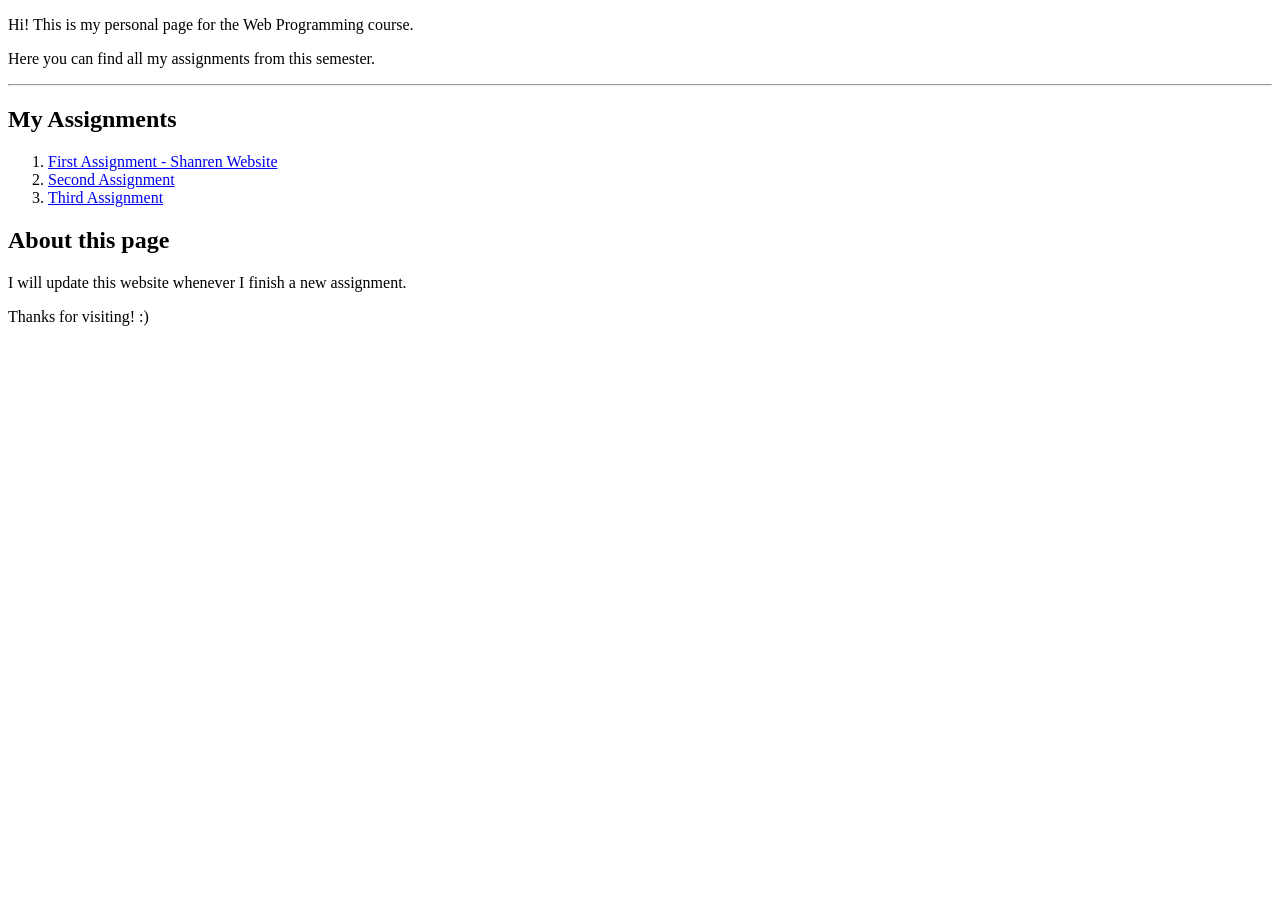
<file: index.html>
<!DOCTYPE html>
<html lang="en">

<head>
    <meta charset="UTF-8">
    <title>My Assignments</title>
</head>

<body>
    <p>Hi! This is my personal page for the Web Programming course.</p>
    <p>Here you can find all my assignments from this semester.</p>

    <hr>

    <h2>My Assignments</h2>

    <ol>
        <li><a href="shanren/">First Assignment - Shanren Website</a></li>
        <li><a href="assignment2.html">Second Assignment</a></li>
        <li><a href="assignment3.html">Third Assignment</a></li>
    </ol>

    <h2>About this page</h2>
    <p>I will update this website whenever I finish a new assignment.</p>

    <p>Thanks for visiting! :)</p>

</body>
</html>
</file>
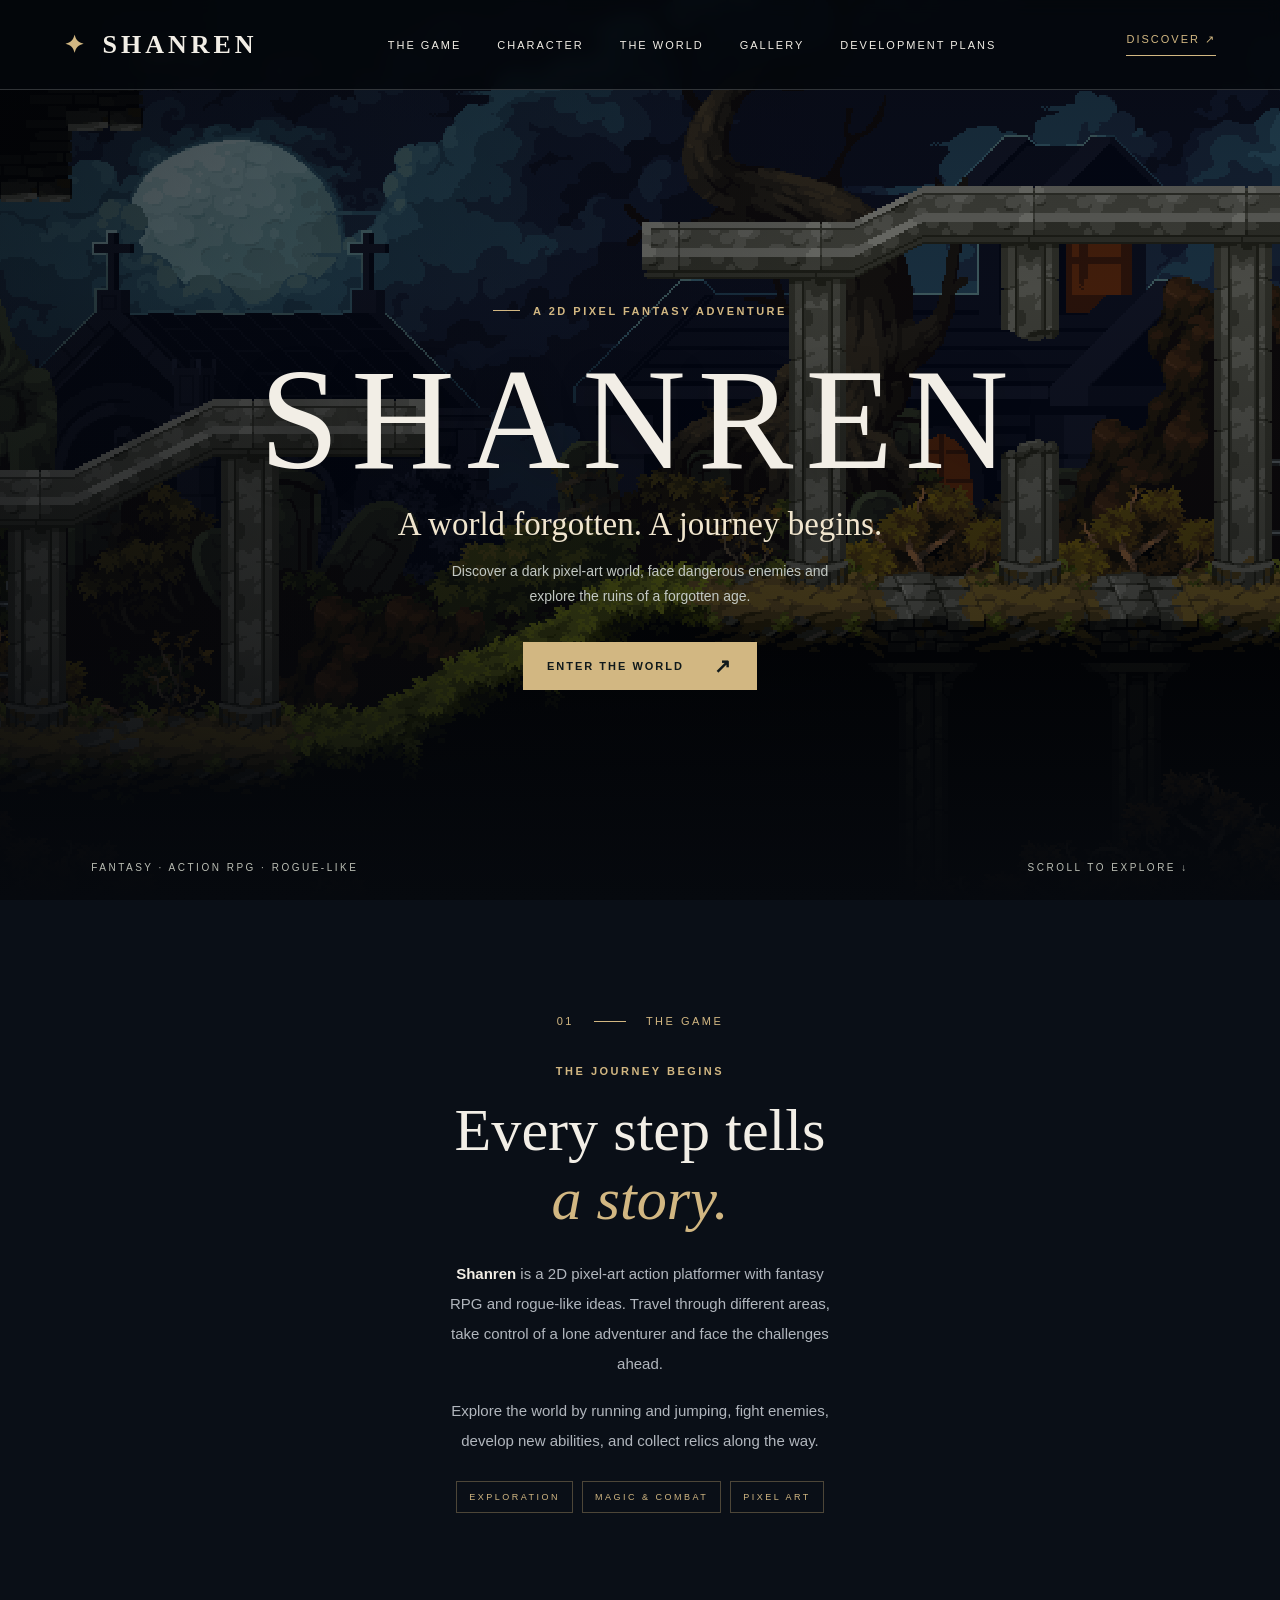
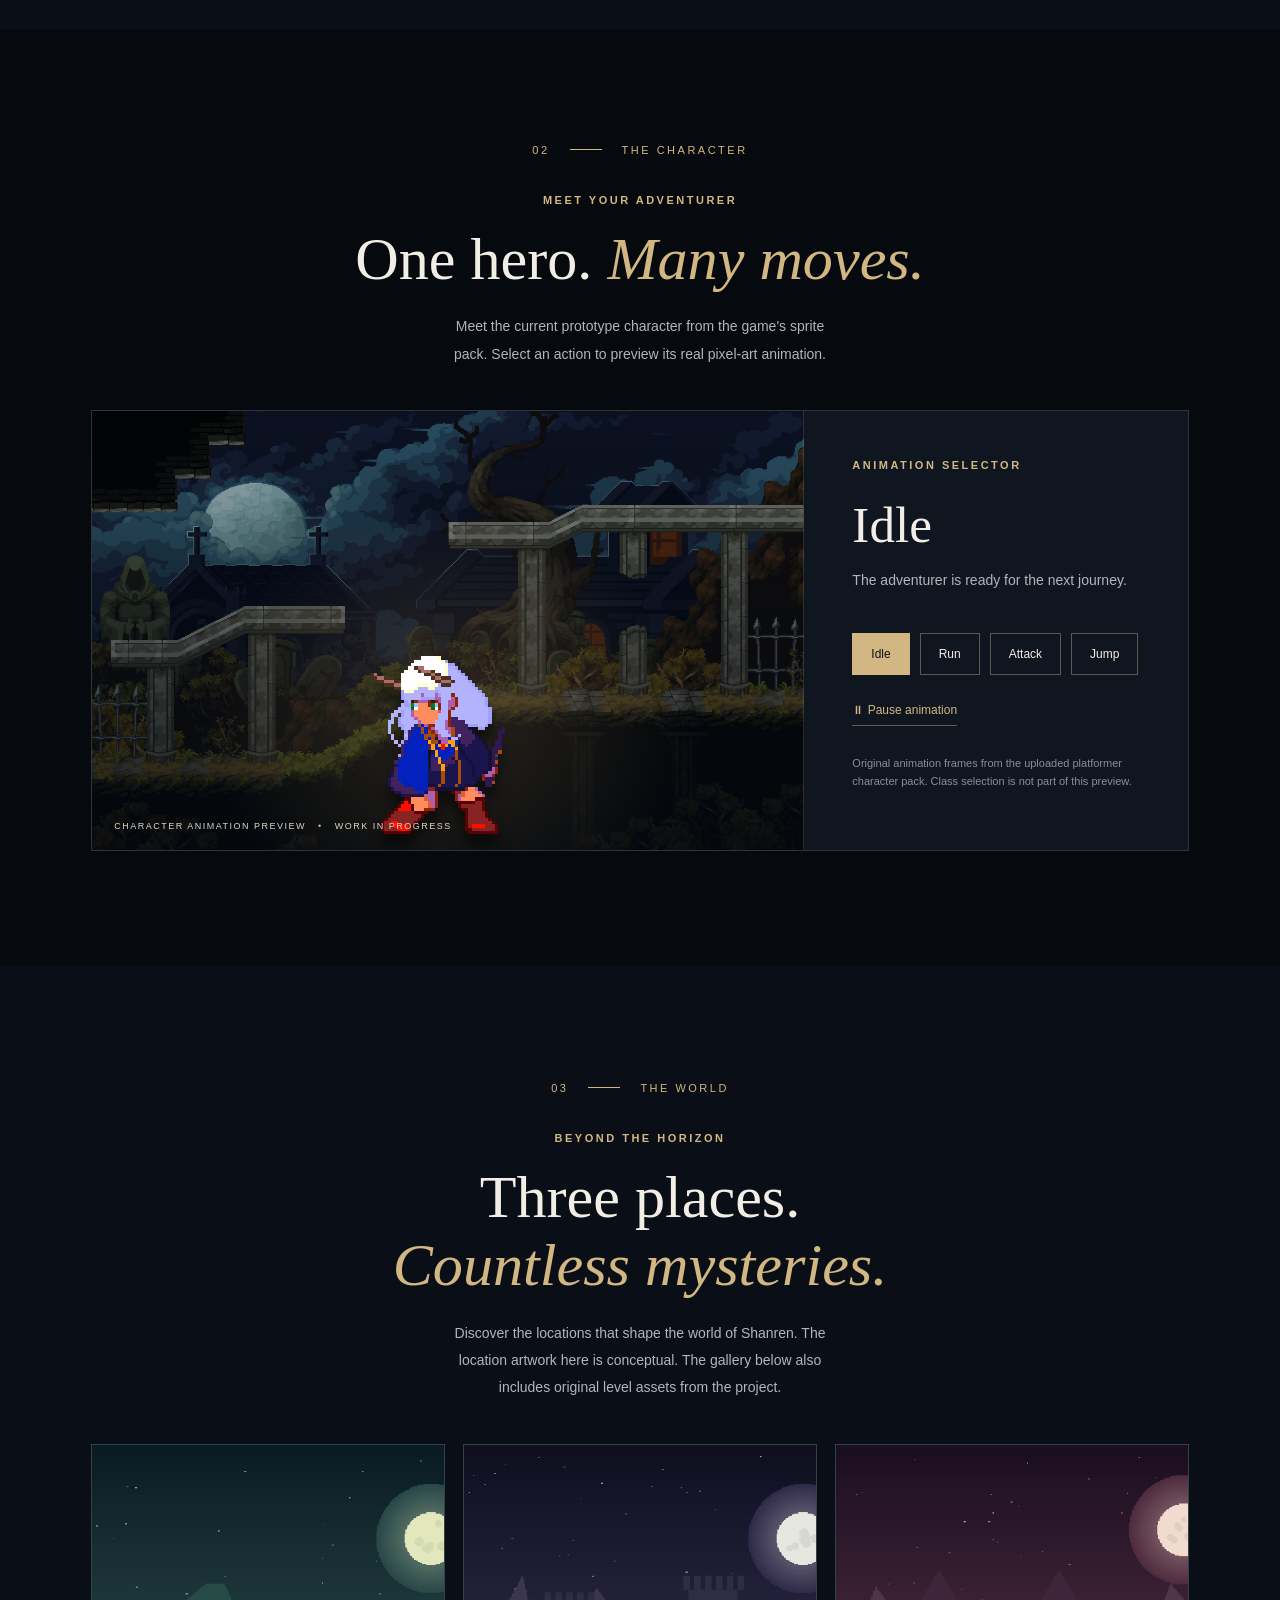
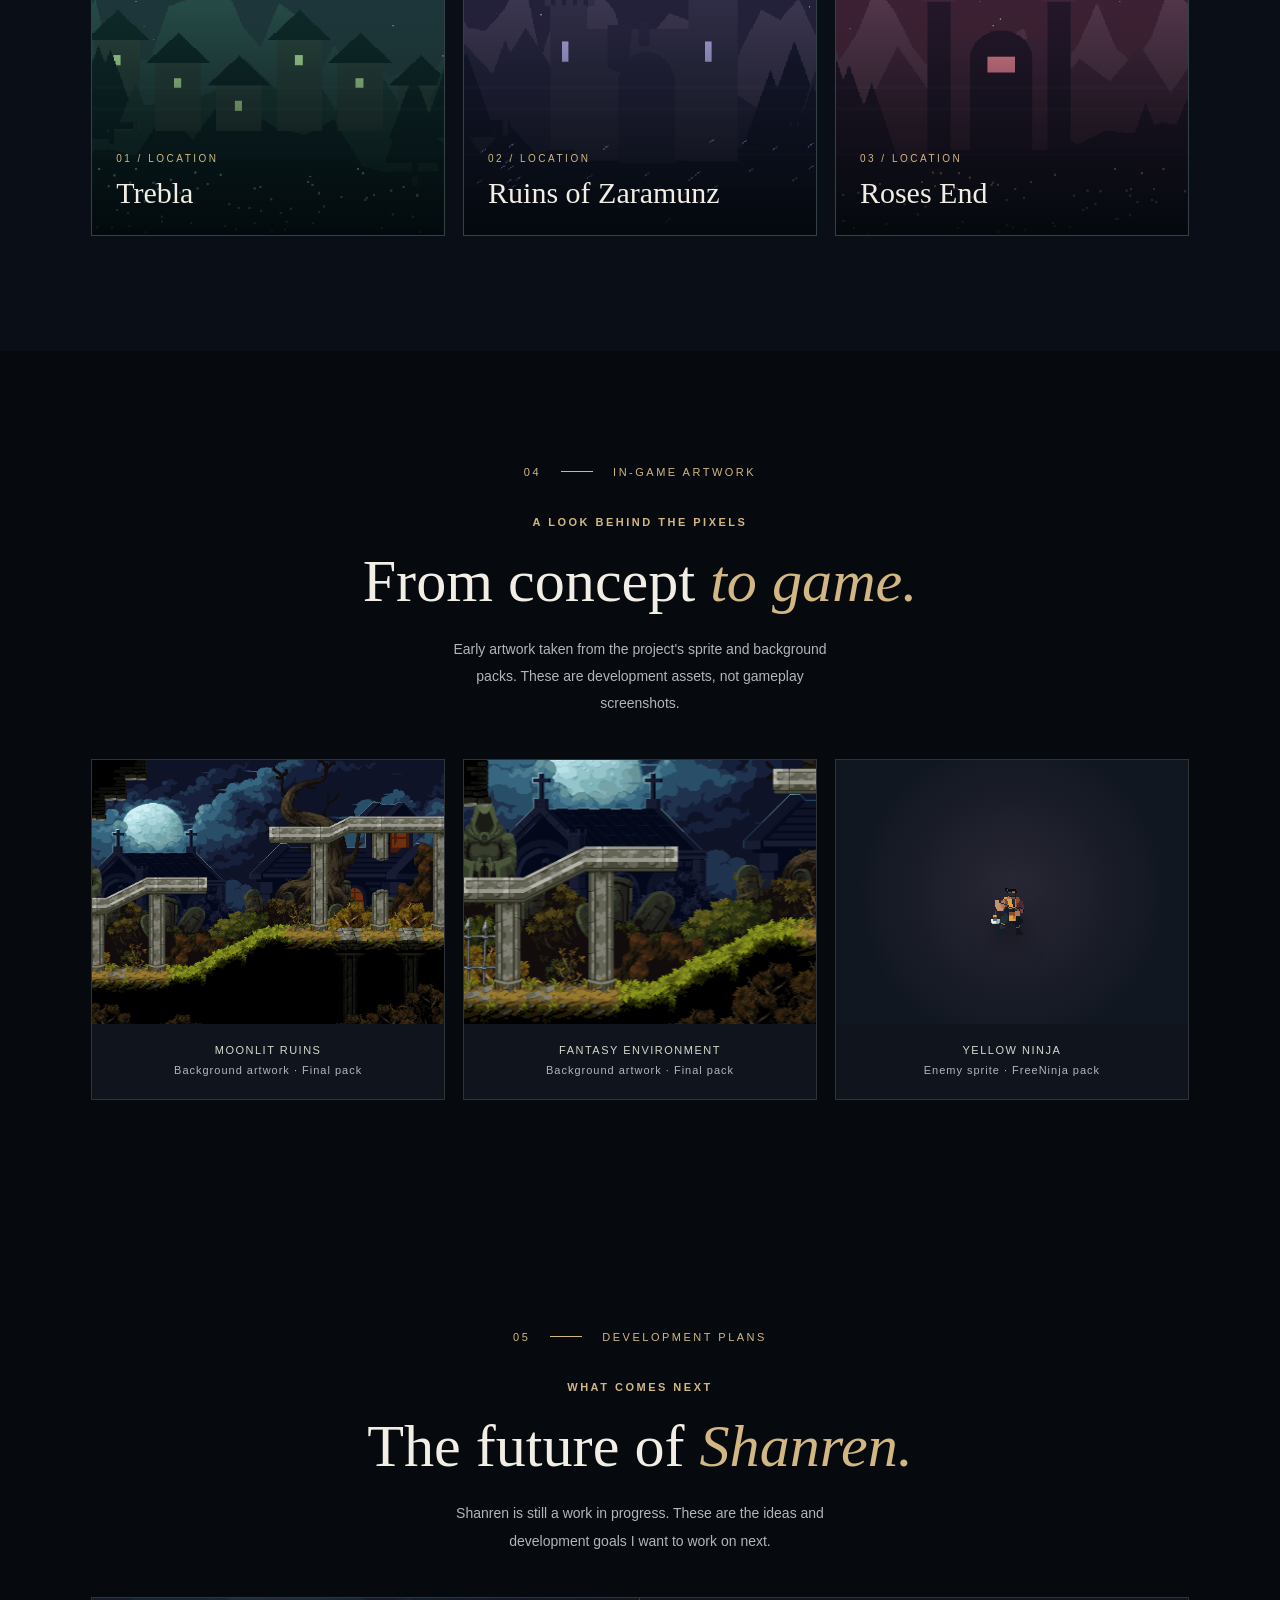
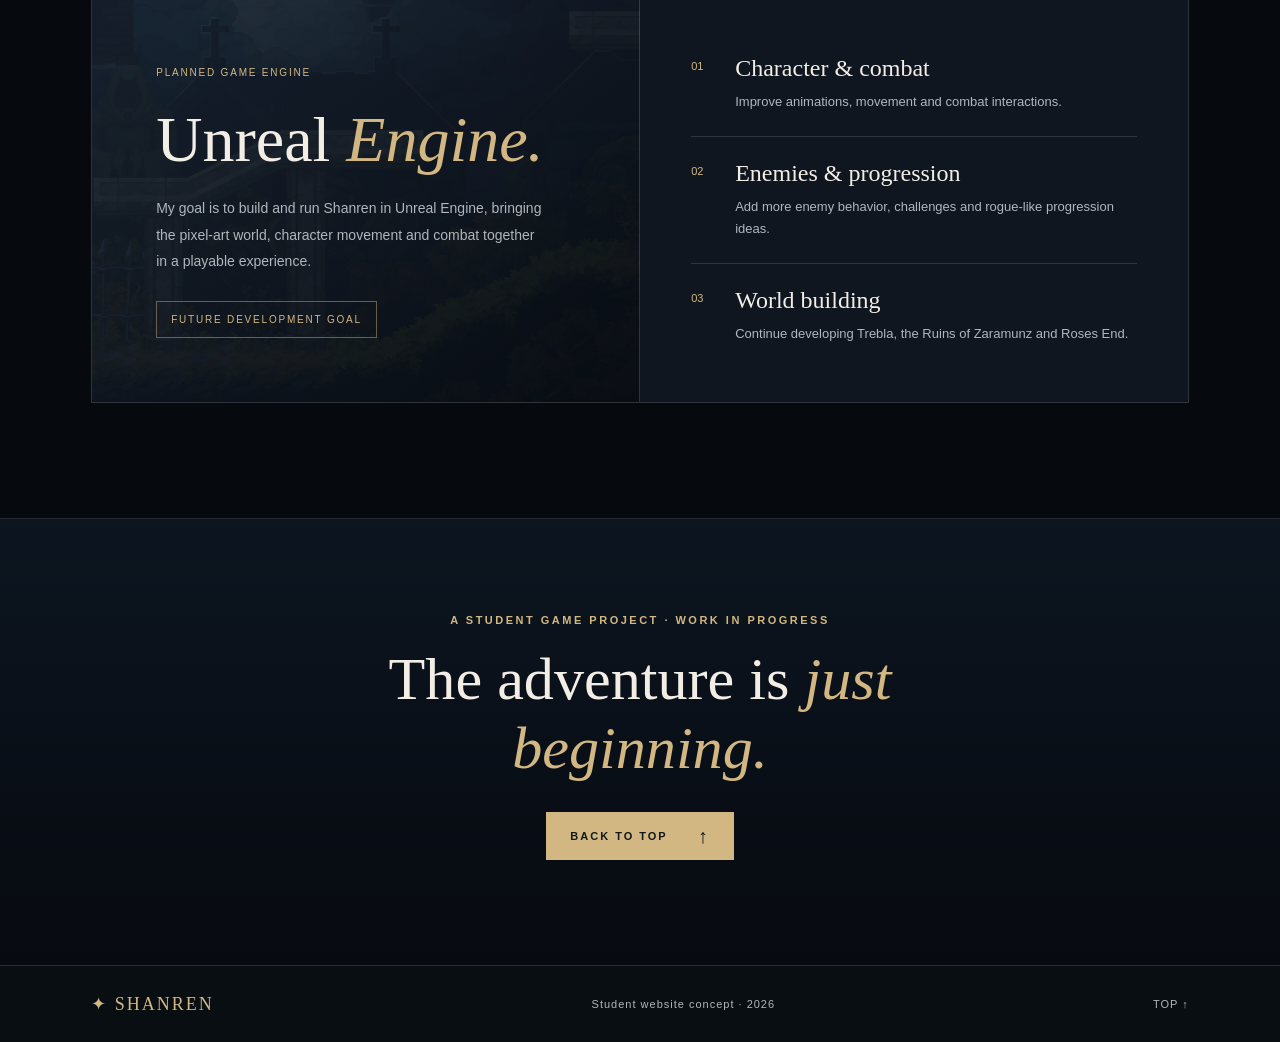
<file: shanren/index.html>
<!DOCTYPE html>
<html lang="en">
<head>
    <meta charset="UTF-8">
    <meta name="viewport" content="width=device-width, initial-scale=1.0">
    <meta name="description" content="Shanren is a fantasy pixel-art action platformer and student game project.">
    <title>Shanren | A Pixel Fantasy Adventure</title>
    <link rel="stylesheet" href="style.css">
</head>
<body>

    <!-- Navigation: the links scroll to sections on this page. -->
    <header class="site-header">
        <a class="logo" href="#home" aria-label="Shanren home">
            <span class="logo-mark">✦</span> SHANREN
        </a>
        <nav aria-label="Main navigation">
            <a href="#about">The Game</a>
            <a href="#character">Character</a>
            <a href="#world">The World</a>
            <a href="#gallery">Gallery</a>
            <a href="#plans">Development Plans</a>
        </nav>
        <a class="header-link" href="#about">Discover <span aria-hidden="true">↗</span></a>
    </header>

    <main>
        <!-- HERO / START SCREEN -->
        <section id="home" class="hero">
            <div class="hero-image" aria-hidden="true"></div>
            <div class="hero-shade" aria-hidden="true"></div>
            <div class="hero-content wrap">
                <p class="eyebrow"><span class="line"></span> A 2D PIXEL FANTASY ADVENTURE</p>
                <h1>SHANREN</h1>
                <p class="hero-subtitle">A world forgotten. A journey begins.</p>
                <p class="hero-description">Discover a dark pixel-art world, face dangerous enemies and explore the ruins of a forgotten age.</p>
                <a class="button-primary" href="#about">ENTER THE WORLD <span aria-hidden="true">↗</span></a>
            </div>
            <div class="hero-bottom wrap">
                <span>FANTASY · ACTION RPG · ROGUE-LIKE</span>
                <a href="#about">SCROLL TO EXPLORE <span aria-hidden="true">↓</span></a>
            </div>
        </section>

        <!-- ABOUT THE GAME -->
        <section id="about" class="section about-section">
            <div class="wrap">
                <div class="section-label">01 <span></span> THE GAME</div>
                <div class="about-layout">
                    <div>
                        <p class="overline">THE JOURNEY BEGINS</p>
                        <h2>Every step tells<br><em>a story.</em></h2>
                    </div>
                    <div class="about-text">
                        <p><strong>Shanren</strong> is a 2D pixel-art action platformer with
                            fantasy RPG and rogue-like ideas. Travel through different areas,
                            take control of a lone adventurer and face the challenges ahead.</p>
                        <p>Explore the world by running and jumping, fight enemies, develop new abilities, and collect relics along the way.</p>
                        <div class="feature-pills">
                            <span>EXPLORATION</span>
                            <span>MAGIC & COMBAT</span>
                            <span>PIXEL ART</span>
                        </div>
                    </div>
                </div>
            </div>
        </section>

        <!-- THE MAIN CHARACTER: playable animation viewer -->
        <section id="character" class="section character-section">
            <div class="wrap">
                <div class="section-label">02 <span></span> THE CHARACTER</div>
                <div class="section-intro">
                    <div>
                        <p class="overline">MEET YOUR ADVENTURER</p>
                        <h2>One hero. <em>Many moves.</em></h2>
                    </div>
                    <p>Meet the current prototype character from the game's sprite pack. Select an action to preview its real pixel-art animation.</p>
                </div>
                <div class="character-showcase">
                    <div class="character-stage" aria-label="Pixel-art character animation preview">
                        <div class="character-stage-glow" aria-hidden="true"></div>
                        <img id="character-sprite"
                             src="assets/character/idle/frame-00.png"
                             alt="The Shanren prototype character standing in an idle pose"
                             width="256" height="150">
                        <span class="stage-caption">CHARACTER ANIMATION PREVIEW <span>•</span> WORK IN PROGRESS</span>
                    </div>
                    <div class="character-controls">
                        <p class="overline">ANIMATION SELECTOR</p>
                        <h3 id="animation-title" aria-live="polite">Idle</h3>
                        <p id="animation-description">The adventurer is ready for the next journey.</p>
                        <div class="animation-buttons" aria-label="Choose a character animation">
                            <button class="animation-button active" type="button" data-animation="idle" aria-pressed="true">Idle</button>
                            <button class="animation-button" type="button" data-animation="run" aria-pressed="false">Run</button>
                            <button class="animation-button" type="button" data-animation="attack" aria-pressed="false">Attack</button>
                            <button class="animation-button" type="button" data-animation="jump" aria-pressed="false">Jump</button>
                        </div>
                        <button id="animation-pause" class="pause-button" type="button" aria-pressed="false">⏸ Pause animation</button>
                        <p class="character-credit">Original animation frames from the uploaded platformer character pack. Class selection is not part of this preview.</p>
                    </div>
                </div>
            </div>
        </section>

        <!-- PLACES IN THE GAME WORLD -->
        <section id="world" class="section world-section">
            <div class="wrap">
                <div class="section-label">03 <span></span> THE WORLD</div>
                <div class="section-intro">
                    <div>
                        <p class="overline">BEYOND THE HORIZON</p>
                        <h2>Three places.<br><em>Countless mysteries.</em></h2>
                    </div>
                    <p>Discover the locations that shape the world of Shanren.
                        The location artwork here is conceptual. The gallery below also includes original level assets from the project.</p>
                </div>
                <div class="world-grid">
                    <article class="world-card">
                        <img src="assets/trebla.png" alt="Pixel-art concept landscape of Trebla, with forests and a village">
                        <div class="world-card-text"><span>01 / LOCATION</span><h3>Trebla</h3></div>
                    </article>
                    <article class="world-card">
                        <img src="assets/zaramunz.png" alt="Pixel-art concept landscape showing the Ruins of Zaramunz">
                        <div class="world-card-text"><span>02 / LOCATION</span><h3>Ruins of Zaramunz</h3></div>
                    </article>
                    <article class="world-card">
                        <img src="assets/roses.png" alt="Pixel-art concept landscape of Roses End with rose-colored ruins">
                        <div class="world-card-text"><span>03 / LOCATION</span><h3>Roses End</h3></div>
                    </article>
                </div>
            </div>
        </section>

        <!-- Actual level backgrounds and enemy sprite from your uploaded assets -->
        <section id="gallery" class="section gallery-section">
            <div class="wrap">
                <div class="section-label">04 <span></span> IN-GAME ARTWORK</div>
                <div class="section-intro">
                    <div>
                        <p class="overline">A LOOK BEHIND THE PIXELS</p>
                        <h2>From concept <em>to game.</em></h2>
                    </div>
                    <p>Early artwork taken from the project's sprite and background packs. These are development assets, not gameplay screenshots.</p>
                </div>
                <div class="gallery-grid">
                    <figure class="gallery-tile">
                        <img src="assets/moon-level.png" alt="Moonlit pixel art level with ruins and trees" loading="lazy">
                        <figcaption>MOONLIT RUINS <small>Background artwork · Final pack</small></figcaption>
                    </figure>
                    <figure class="gallery-tile">
                        <img src="assets/forest-level.png" alt="Fantasy pixel art environment from the project" loading="lazy">
                        <figcaption>FANTASY ENVIRONMENT <small>Background artwork · Final pack</small></figcaption>
                    </figure>
                    <figure class="gallery-tile gallery-enemy">
                        <div class="enemy-scene"><img src="assets/enemy-ninja.png" alt="Yellow ninja enemy sprite in idle pose" loading="lazy"></div>
                        <figcaption>YELLOW NINJA <small>Enemy sprite · FreeNinja pack</small></figcaption>
                    </figure>
                </div>
            </div>
        </section>

        <!-- DEVELOPMENT ROADMAP: these are goals, not completed features -->
        <section id="plans" class="section plans-section">
            <div class="wrap">
                <div class="section-label">05 <span></span> DEVELOPMENT PLANS</div>
                <div class="section-intro">
                    <div>
                        <p class="overline">WHAT COMES NEXT</p>
                        <h2>The future of <em>Shanren.</em></h2>
                    </div>
                    <p>Shanren is still a work in progress. These are the ideas and development goals I want to work on next.</p>
                </div>
                <div class="plans-panel">
                    <div class="engine-feature">
                        <span class="engine-label">PLANNED GAME ENGINE</span>
                        <h3>Unreal <em>Engine.</em></h3>
                        <p>My goal is to build and run Shanren in Unreal Engine, bringing the pixel-art world, character movement and combat together in a playable experience.</p>
                        <span class="development-tag">FUTURE DEVELOPMENT GOAL</span>
                    </div>
                    <div class="roadmap-list">
                        <div class="roadmap-item">
                            <span>01</span>
                            <div><h4>Character &amp; combat</h4><p>Improve animations, movement and combat interactions.</p></div>
                        </div>
                        <div class="roadmap-item">
                            <span>02</span>
                            <div><h4>Enemies &amp; progression</h4><p>Add more enemy behavior, challenges and rogue-like progression ideas.</p></div>
                        </div>
                        <div class="roadmap-item">
                            <span>03</span>
                            <div><h4>World building</h4><p>Continue developing Trebla, the Ruins of Zaramunz and Roses End.</p></div>
                        </div>
                    </div>
                </div>
            </div>
        </section>

        <section class="end-section">
            <div class="wrap">
                <p class="overline">A STUDENT GAME PROJECT · WORK IN PROGRESS</p>
                <h2>The adventure is <em>just beginning.</em></h2>
                <a class="button-primary" href="#home">BACK TO TOP <span aria-hidden="true">↑</span></a>
            </div>
        </section>
    </main>

    <footer class="site-footer">
        <div class="wrap footer-content">
            <span>✦ SHANREN</span>
            <span>Student website concept · 2026</span>
            <a href="#home">TOP ↑</a>
        </div>
    </footer>
    <script src="animations.js" defer></script>

</body>
</html>
</file>
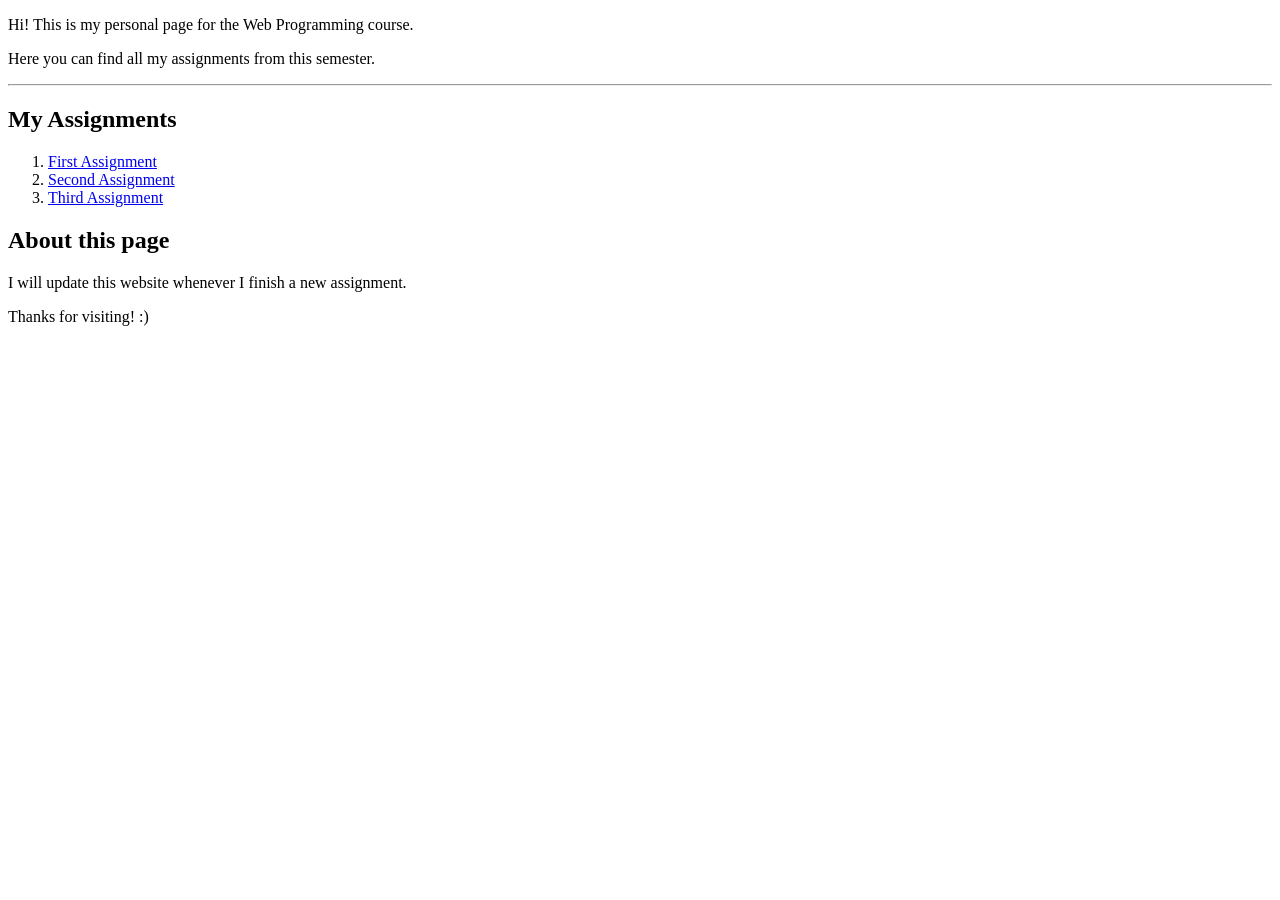
<file: First_index.html>
<!DOCTYPE html>
<html lang="en">

<head>
    <meta charset="UTF-8">
    <title>My Assignments</title>
</head>

<body>
    <p>Hi! This is my personal page for the Web Programming course.</p>
    <p>Here you can find all my assignments from this semester.</p>

    <hr>

    <h2>My Assignments</h2>

    <ol>
        <li><a href="assignment1.html">First Assignment</a></li>
        <li><a href="assignment2.html">Second Assignment</a></li>
        <li><a href="assignment3.html">Third Assignment</a></li>
    </ol>

    <h2>About this page</h2>
    <p>I will update this website whenever I finish a new assignment.</p>

    <p>Thanks for visiting! :)</p>

</body>
</html>
</file>
<file: shanren/style.css>
/* SHANREN - Early website concept.
   Colors, spacing and images can be changed here. */

:root {
    --bg: #0a1014;
    --panel: #10191e;
    --panel-light: #142027;
    --text: #e9e4d7;
    --muted: #9ba4a1;
    --gold: #c9ac76;
    --line: rgba(213, 206, 181, .17);
}

* { box-sizing: border-box; }
html { scroll-behavior: smooth; }
body {
    margin: 0;
    color: var(--text);
    background: var(--bg);
    font-family: Arial, Helvetica, sans-serif;
}
a { color: inherit; text-decoration: none; }
img { display: block; max-width: 100%; }
.wrap { max-width: 1180px; margin: auto; padding: 0 34px; }
section { scroll-margin-top: 86px; }

/* Navigation */
.site-header {
    position: absolute;
    z-index: 10;
    width: 100%;
    min-height: 90px;
    display: flex;
    align-items: center;
    justify-content: space-between;
    gap: 20px;
    padding: 0 5%;
    border-bottom: 1px solid rgba(255,255,255,.18);
    background: linear-gradient(180deg,rgba(5,11,16,.6),rgba(5,11,16,0));
}
.logo { font-family: Georgia, serif; font-size: 26px; font-weight: bold; letter-spacing: 4px; }
.logo-mark { color: var(--gold); font-size: 24px; margin-right: 4px; }
.site-header nav { display: flex; gap: 36px; }
.site-header nav a, .header-link {
    font-size: 11px; text-transform: uppercase; letter-spacing: 2px;
    transition: color .2s ease;
}
.site-header nav a:hover, .header-link:hover { color: var(--gold); }
.header-link { padding-bottom: 9px; border-bottom: 1px solid var(--gold); color: var(--gold); }

/* Full-screen hero */
.hero { position: relative; min-height: 790px; height: 100vh; display: flex; align-items: center; overflow: hidden; }
.hero-image, .hero-shade { position: absolute; inset: 0; }
.hero-image {
    background: url("assets/hero.png") center 42% / cover no-repeat;
    image-rendering: pixelated;
    transform: scale(1.025);
}
.hero-shade { background: linear-gradient(90deg,rgba(3,9,14,.91) 0%,rgba(3,9,14,.77) 31%,rgba(3,9,14,.22) 78%), linear-gradient(0deg,#0a1014 1%,rgba(4,9,12,.06) 40%,rgba(4,9,12,.34) 100%); }
.hero-content { position: relative; z-index: 1; width: 100%; padding-top: 90px; }
.eyebrow, .overline, .section-label, .card-number, .hero-bottom, .feature-pills, .world-card-text span, .gallery-tile { letter-spacing: 2.5px; font-size: 11px; }
.eyebrow { display: flex; gap: 13px; align-items: center; color: var(--gold); font-weight: bold; }
.eyebrow .line { width: 27px; height: 1px; background: var(--gold); }
h1,h2,h3,p { margin-top: 0; }
h1,h2,h3 { font-family: Georgia, 'Times New Roman', serif; font-weight: normal; }
h1 { font-size: clamp(72px, 12vw, 158px); line-height: 1; letter-spacing: 12px; margin: 20px 0 15px -5px; text-shadow: 0 7px 34px rgba(0,0,0,.28); }
.hero-subtitle { font-family: Georgia,serif; font-size: clamp(23px,3vw,33px); color: #f0e5ce; margin-bottom: 16px; }
.hero-description { color: #c2c8c3; line-height: 1.9; max-width: 510px; font-size: 14px; margin-bottom: 33px; }
.button-primary {
    display: inline-flex; align-items: center; justify-content: center; gap: 30px;
    padding: 17px 23px; background: var(--gold); color: #10191b;
    font-size: 11px; font-weight: bold; letter-spacing: 2px;
    border: 1px solid var(--gold); transition: background .2s, transform .2s;
}
.button-primary:hover { background: #e5c693; transform: translateY(-2px); }
.button-primary span { font-size: 20px; line-height: 10px; }
.hero-bottom { position: absolute; bottom: 27px; left: 0; right: 0; z-index: 1; display: flex; justify-content: space-between; color: #bbbeb4; font-size: 10px; }
.hero-bottom a:hover { color: var(--gold); }

/* Shared section headings */
.section { padding: 105px 0; }
.section-label { display: flex; align-items: center; gap: 20px; color: var(--gold); margin-bottom: 55px; }
.section-label span { width: 32px; height: 1px; background: var(--gold); }
.overline { color: var(--gold); margin: 0 0 19px; font-weight: bold; }
h2 { font-size: clamp(39px,4.7vw,66px); line-height: 1.14; margin-bottom: 0; }
h2 em { font-weight: normal; color: var(--gold); }
.section-intro { display: flex; justify-content: space-between; align-items: end; gap: 50px; margin-bottom: 42px; }
.section-intro > p { max-width: 335px; font-size: 14px; color: var(--muted); line-height: 1.95; margin: 0 0 4px; }

/* About */
.about-section { background: #0d1519; }
.about-layout { display: grid; grid-template-columns: 1fr 1fr; gap: 70px; align-items: center; }
.about-text { max-width: 495px; }
.about-text p { font-size: 15px; line-height: 2; color: var(--muted); margin-bottom: 17px; }
.about-text p strong { color: var(--text); }
.feature-pills { display: flex; flex-wrap: wrap; gap: 9px; margin-top: 25px; }
.feature-pills span { border: 1px solid rgba(201,172,118,.35); color: var(--gold); padding: 10px 12px; font-size: 9px; }

/* World / location images */
.world-section { background: #0e171b; }
.world-grid { display: grid; grid-template-columns: repeat(3,1fr); gap: 18px; }
.world-card { position: relative; min-height: 390px; overflow: hidden; border: 1px solid var(--line); background: #18272d; }
.world-card img { width: 100%; height: 390px; object-fit: cover; image-rendering: pixelated; filter: saturate(.9); transition: transform .3s; }
.world-card:hover img { transform: scale(1.06); }
.world-card::after { content:""; position: absolute; inset:0; background: linear-gradient(0deg,rgba(2,8,12,.95),transparent 60%); pointer-events: none; }
.world-card-text { position: absolute; z-index:1; left: 24px; bottom: 25px; right: 17px; }
.world-card-text span { color: var(--gold); font-size: 10px; }
.world-card-text h3 { font-size: 30px; margin: 10px 0 0; }

/* Media placeholders */
.gallery-section { background: #0a1014; }
.gallery-grid { display: grid; grid-template-columns: repeat(3,1fr); gap: 18px; }
.gallery-tile { background: repeating-linear-gradient(45deg,#111a20,#111a20 7px,#131d23 7px,#131d23 8px); min-height: 210px; border: 1px solid var(--line); display: flex; flex-direction: column; align-items: center; justify-content: center; gap: 13px; text-align: center; color: #d6d7cf; }
.gallery-symbol { color: var(--gold); font-family: Georgia,serif; font-size: 37px; line-height: 1.1; }
.gallery-tile small { color: var(--muted); letter-spacing: 1px; font-size: 11px; text-transform: none; }

/* Final section */
.end-section { text-align: center; padding: 95px 0 105px; background: linear-gradient(180deg,#15252b,#0b1518); border-top: 1px solid var(--line); }
.end-section h2 { margin: 0 auto 30px; max-width: 750px; }
.site-footer { border-top: 1px solid var(--line); padding: 27px 0; background: #080e11; }
.footer-content { display: flex; justify-content: space-between; align-items: center; gap: 15px; font-size: 11px; color: var(--muted); letter-spacing: 1px; }
.footer-content span:first-child { font-family: Georgia,serif; color: var(--gold); font-size: 18px; letter-spacing: 2px; }
.footer-content a:hover { color: var(--gold); }

/* ===========================================================
   DARK & CENTERED UPDATE — desktop 1200 / tablet 810 / mobile 390
   Keep styles here so the website is easy to edit as a beginner.
   =========================================================== */
:root {
  --bg: #06090e;
  --panel: #0e131c;
  --panel-light: #151b25;
  --text: #f2eee6;
  --muted: #b1b6bd;
  --gold: #d2b782;
  --line: rgba(223,217,204,.15);
}
html { scroll-padding-top: 80px; }
body { background: var(--bg); overflow-x: hidden; }
.wrap { width: min(100%, 1200px); margin-inline: auto; padding-inline: clamp(20px, 4vw, 52px); }
.site-header { background: rgba(4,7,12,.87); backdrop-filter: blur(8px); }
.hero { min-height: min(800px, 100svh); height: 100svh; max-height: 1050px; }
.hero-image { background-image: url("assets/moon-level.png"); background-position: center center; }
.hero-shade {
  background: linear-gradient(180deg,rgba(3,5,9,.55),rgba(3,5,9,.44) 32%,rgba(3,5,9,.63) 72%,#06090e),
  linear-gradient(90deg,rgba(4,6,10,.46),transparent 68%);
}
.hero-content { text-align: center; display: flex; flex-direction: column; align-items: center; padding-top: 95px; }
.hero-content .eyebrow { justify-content: center; }
h1 { letter-spacing: clamp(3px,1vw,12px); margin-inline: 0; font-size: clamp(56px, 11.2vw, 155px); }
.hero-description { max-width: 390px; margin-inline: auto; line-height: 1.8; }
.hero-subtitle { max-width: 90%; }
.hero-bottom { width: 100%; }
.section { padding-block: clamp(72px, 9vw, 118px); }
.about-section,.world-section { background: #0a0f17; }
.character-section,.gallery-section,.plans-section { background: #06090e; }
.section-label { justify-content: center; margin-bottom: 38px; }
.section-intro { flex-direction: column; align-items: center; text-align: center; gap: 20px; }
.section-intro > p { max-width: 390px; margin: 0; }
.about-layout { display:flex; flex-direction:column; text-align:center; gap: 26px; }
.about-text { max-width: 520px; margin-inline: auto; }
.about-text p { max-width: 390px; margin-inline: auto; }
.feature-pills { justify-content: center; }
.section-intro h2, .about-layout h2 { text-wrap: balance; }


.world-card { border-color: var(--line); }
.class-art { background-color: #111825; }
.world-card img { image-rendering: auto; }
.gallery-grid { grid-template-columns: repeat(3,minmax(0,1fr)); }
.gallery-tile { padding: 0; margin: 0; display: flex; min-width: 0; background: #10151d; gap:0; align-items: stretch; justify-content: flex-start; }
.gallery-tile > img,.enemy-scene { width: 100%; aspect-ratio: 4 / 3; object-fit: cover; }
.gallery-tile > img { image-rendering: auto; }
.gallery-tile figcaption { padding: 20px 12px 23px; font-size: 11px; letter-spacing: 1.5px; }
.gallery-tile figcaption small { display: block; margin-top: 8px; }
.enemy-scene { background: radial-gradient(circle at center, #292735, #111721 70%); display: flex; justify-content: center; align-items: center; }
.enemy-scene img { width: min(58%, 170px); image-rendering: pixelated; filter: drop-shadow(0 16px 12px rgba(0,0,0,.35)); }
.end-section { background: linear-gradient(180deg,#0c1520,#070a10); }
:focus-visible { outline: 2px solid var(--gold); outline-offset: 5px; }

/* Tablet breakpoint: target width 810px */
@media (max-width: 810px) {
  .site-header { padding: 16px 4%; flex-wrap: wrap; justify-content: center; gap: 12px; min-height: 95px; }
  .site-header nav { width: 100%; justify-content: center; flex-wrap: wrap; }
  .header-link { display: none; }
  .site-header nav { gap: 16px; }
  .hero { min-height: 650px; }
  .hero-content { padding-top: 110px; }
  .world-grid { grid-template-columns: repeat(2, minmax(0,1fr)); }
  .hero-bottom { padding-bottom: 10px; }
  .world-card:last-child { grid-column: 1 / -1; }
  .gallery-grid { grid-template-columns: repeat(2,minmax(0,1fr)); }
  .gallery-tile:last-child { grid-column: 1 / -1; }
}
/* Mobile breakpoint: target width 390px */
@media (max-width: 390px) {
  .site-header { min-height: 95px; padding: 15px 12px; align-items:center; gap:12px; }
  .site-header nav { justify-content:center; gap: 10px; }
  .site-header nav a { font-size: 9px; letter-spacing:.3px; }
  .hero { height: 100svh; min-height: 650px; }
  .hero-content { padding-top: 155px; }
  h1 { font-size: clamp(47px, 13vw, 60px); }
  .hero-subtitle { font-size: 22px; }
  .hero-bottom { justify-content:center; text-align:center; }
  .hero-bottom > span { display:none; }
  .class-grid,.world-grid,.gallery-grid { grid-template-columns: 1fr; }
  .world-card:last-child,.gallery-tile:last-child { grid-column:auto; }
  .gallery-tile > img,.enemy-scene { aspect-ratio: 16 / 10; }
}
@media (prefers-reduced-motion: reduce) {
  html { scroll-behavior: auto; }
  *,*::before,*::after { transition: none !important; animation: none !important; }
}

@media (min-width: 1200px) { .wrap { max-width: 1200px; } }


/* === Character animation viewer === */
.character-section { background: #06090e; }
.character-showcase {
    display: grid;
    grid-template-columns: minmax(0, 1.3fr) minmax(280px, .7fr);
    border: 1px solid var(--line);
    background: #101620;
    overflow: hidden;
}
.character-stage {
    position: relative;
    min-height: 430px;
    overflow: hidden;
    isolation: isolate;
    background: linear-gradient(180deg,rgba(6,11,17,.3),rgba(5,10,16,.8)),
        url("assets/moon-level.png") center / cover no-repeat;
    border-right: 1px solid var(--line);
}
.character-stage-glow {
    position: absolute;
    inset: 0;
    background: radial-gradient(ellipse at 50% 70%,rgba(197,155,100,.2),transparent 48%);
    pointer-events: none;
}
#character-sprite {
    position: absolute;
    width: min(860px, 230%);
    max-width: none;
    height: auto;
    left: 50%;
    bottom: -18px;
    transform: translateX(-50%);
    image-rendering: pixelated;
    pointer-events: none;
    filter: drop-shadow(0 12px 6px rgba(0,0,0,.5));
}
.stage-caption {
    position: absolute;
    left: 22px;
    bottom: 19px;
    font-size: 9px;
    letter-spacing: 1.5px;
    color: #e0d6c4;
    z-index: 1;
}
.stage-caption span { color: var(--gold); margin: 0 8px; }
.character-controls {
    padding: clamp(28px, 4vw, 48px);
    display: flex;
    flex-direction: column;
    align-items: flex-start;
    justify-content: center;
}
.character-controls h3 { font-size: clamp(37px, 4vw, 56px); margin: 5px 0 14px; }
.character-controls > p:not(.overline) { font-size: 14px; line-height: 1.85; color: var(--muted); max-width: 390px; }
.animation-buttons { display: flex; flex-wrap: wrap; gap: 10px; margin: 25px 0 22px; }
.animation-button {
    cursor: pointer;
    padding: 13px 18px;
    border: 1px solid rgba(213,194,164,.38);
    background: transparent;
    color: var(--text);
    font: inherit;
    font-size: 12px;
    transition: background .2s ease,color .2s ease,border-color .2s ease;
}
.animation-button:hover, .animation-button.active { background: var(--gold); border-color: var(--gold); color: #0b1118; }
.pause-button {
    background: transparent;
    color: var(--gold);
    border: 0;
    border-bottom: 1px solid rgba(213,194,164,.4);
    padding: 6px 0 8px;
    font: inherit;
    font-size: 12px;
    cursor: pointer;
}
.character-controls .character-credit { font-size: 11px !important; margin-top: 28px; opacity: .75; line-height: 1.7 !important; }

/* === Upcoming plans and Unreal Engine goals === */
.plans-section { background: #06090e; }
.plans-panel {
    display: grid;
    grid-template-columns: minmax(0,1fr) minmax(0,1fr);
    border: 1px solid var(--line);
    background: #101620;
}
.engine-feature {
    padding: clamp(28px, 5vw, 68px);
    background: linear-gradient(145deg,rgba(22,32,45,.92),rgba(8,13,20,.95)),url("assets/forest-level.png") center / cover;
    border-right: 1px solid var(--line);
}
.engine-label, .development-tag { color: var(--gold); letter-spacing: 1.8px; font-size: 10px; }
.engine-feature h3 { font-size: clamp(45px, 5vw, 72px); line-height: 1.05; margin: 26px 0 22px; }
.engine-feature h3 em { color: var(--gold); }
.engine-feature p { max-width: 390px; font-size: 14px; line-height: 1.9; color: var(--muted); }
.development-tag { display: inline-block; border: 1px solid rgba(210,183,130,.45); padding: 12px 14px; margin-top: 12px; }
.roadmap-list { padding: clamp(24px, 4vw, 55px); display:flex; flex-direction:column; justify-content:center; }
.roadmap-item { display: flex; align-items:flex-start; gap: 20px; padding: 23px 0; border-bottom: 1px solid var(--line); }
.roadmap-item:first-child { padding-top: 0; }
.roadmap-item:last-child { border-bottom: 0; padding-bottom: 0; }
.roadmap-item > span { flex: 0 0 24px; color: var(--gold); font-size: 11px; padding-top: 5px; }
.roadmap-item h4 { font: normal 24px Georgia,serif; margin: 0 0 9px; }
.roadmap-item p { font-size: 13px; line-height: 1.7; color: var(--muted); margin: 0; }
@media (max-width: 810px) {
    .character-showcase { grid-template-columns: 1fr; }
    .character-stage { min-height: 400px; border-right: 0; border-bottom: 1px solid var(--line); }
    .character-controls { align-items: center; text-align: center; }
    .animation-buttons { justify-content: center; }
    .plans-panel { grid-template-columns: 1fr; }
    .engine-feature { border-right: 0; border-bottom: 1px solid var(--line); text-align:center; }
    .engine-feature p { margin-inline: auto; }
}
@media (max-width: 390px) {
    .character-stage { min-height: 330px; }
    .stage-caption { font-size: 8px; left: 12px; bottom: 12px; }
    .character-controls { padding: 28px 16px; }
    .animation-button { padding: 11px 13px; }
    .roadmap-list { padding: 28px 20px; }
}
</file>
